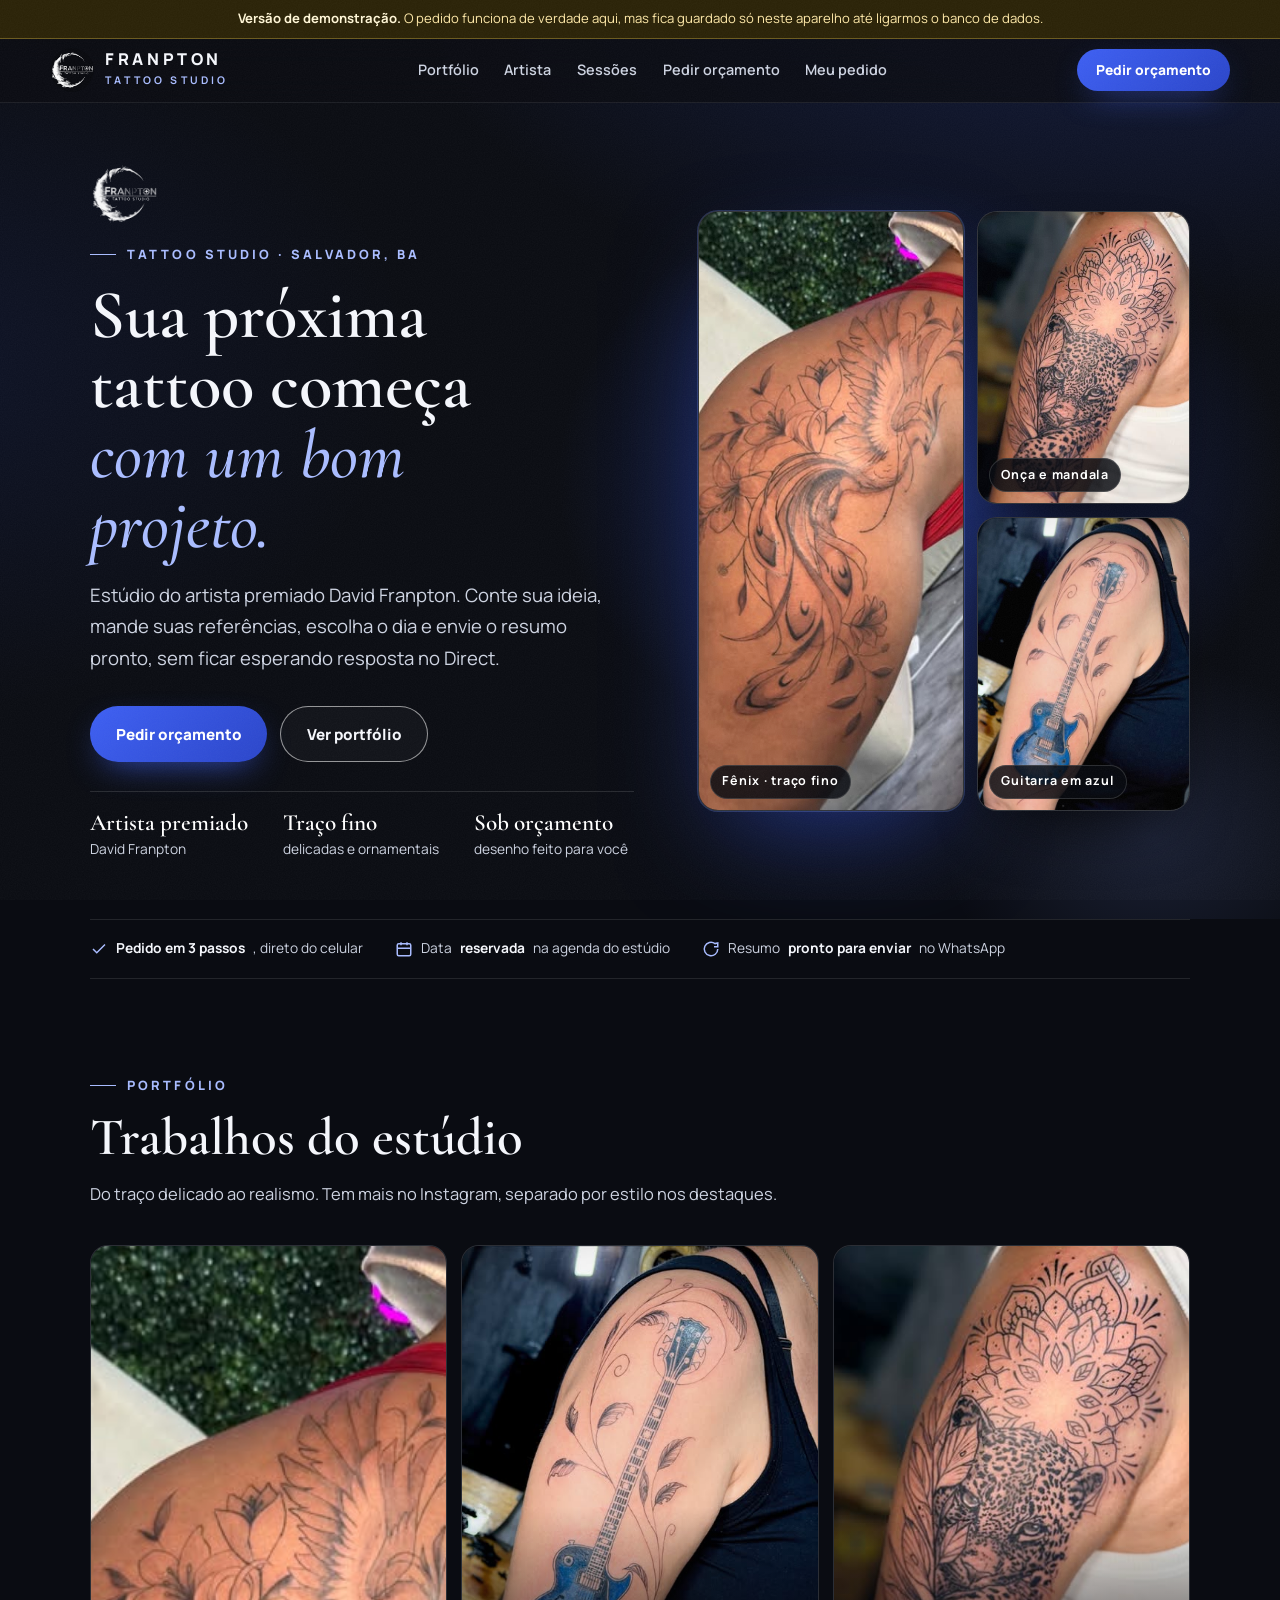
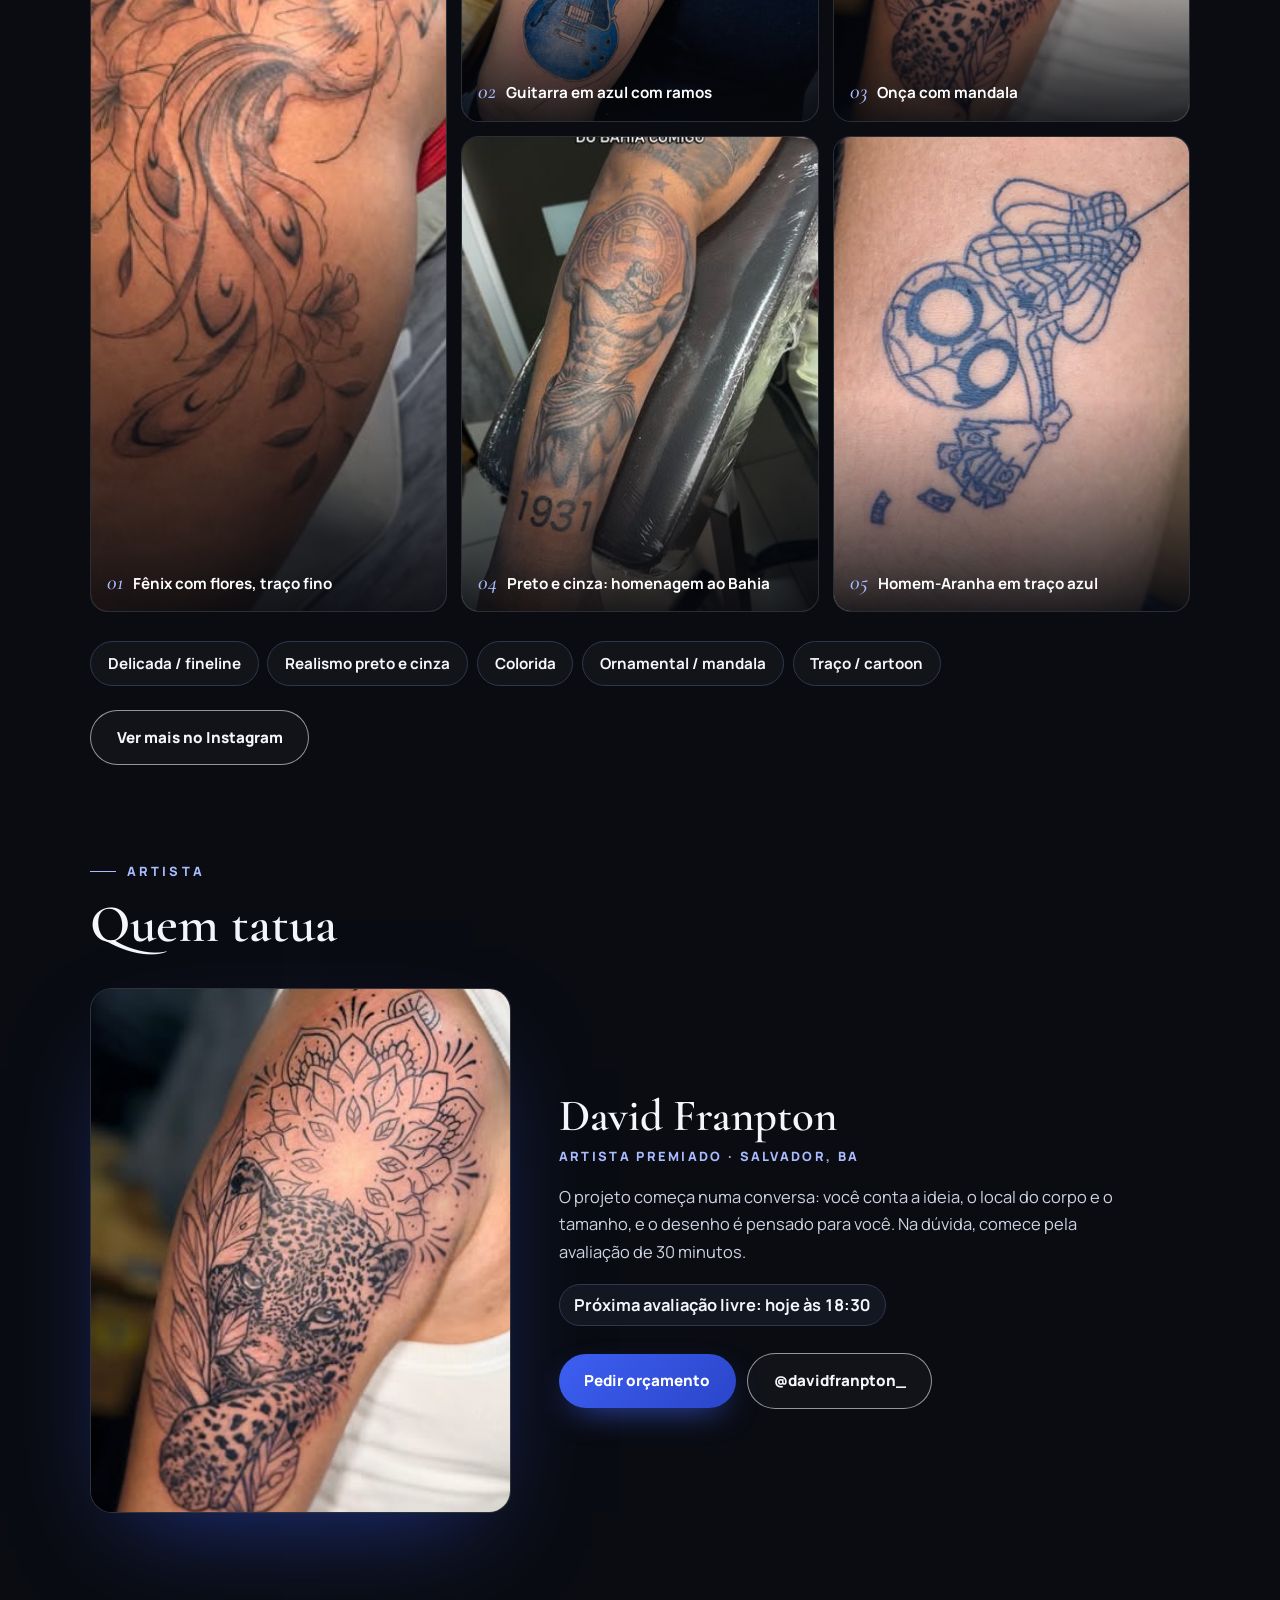
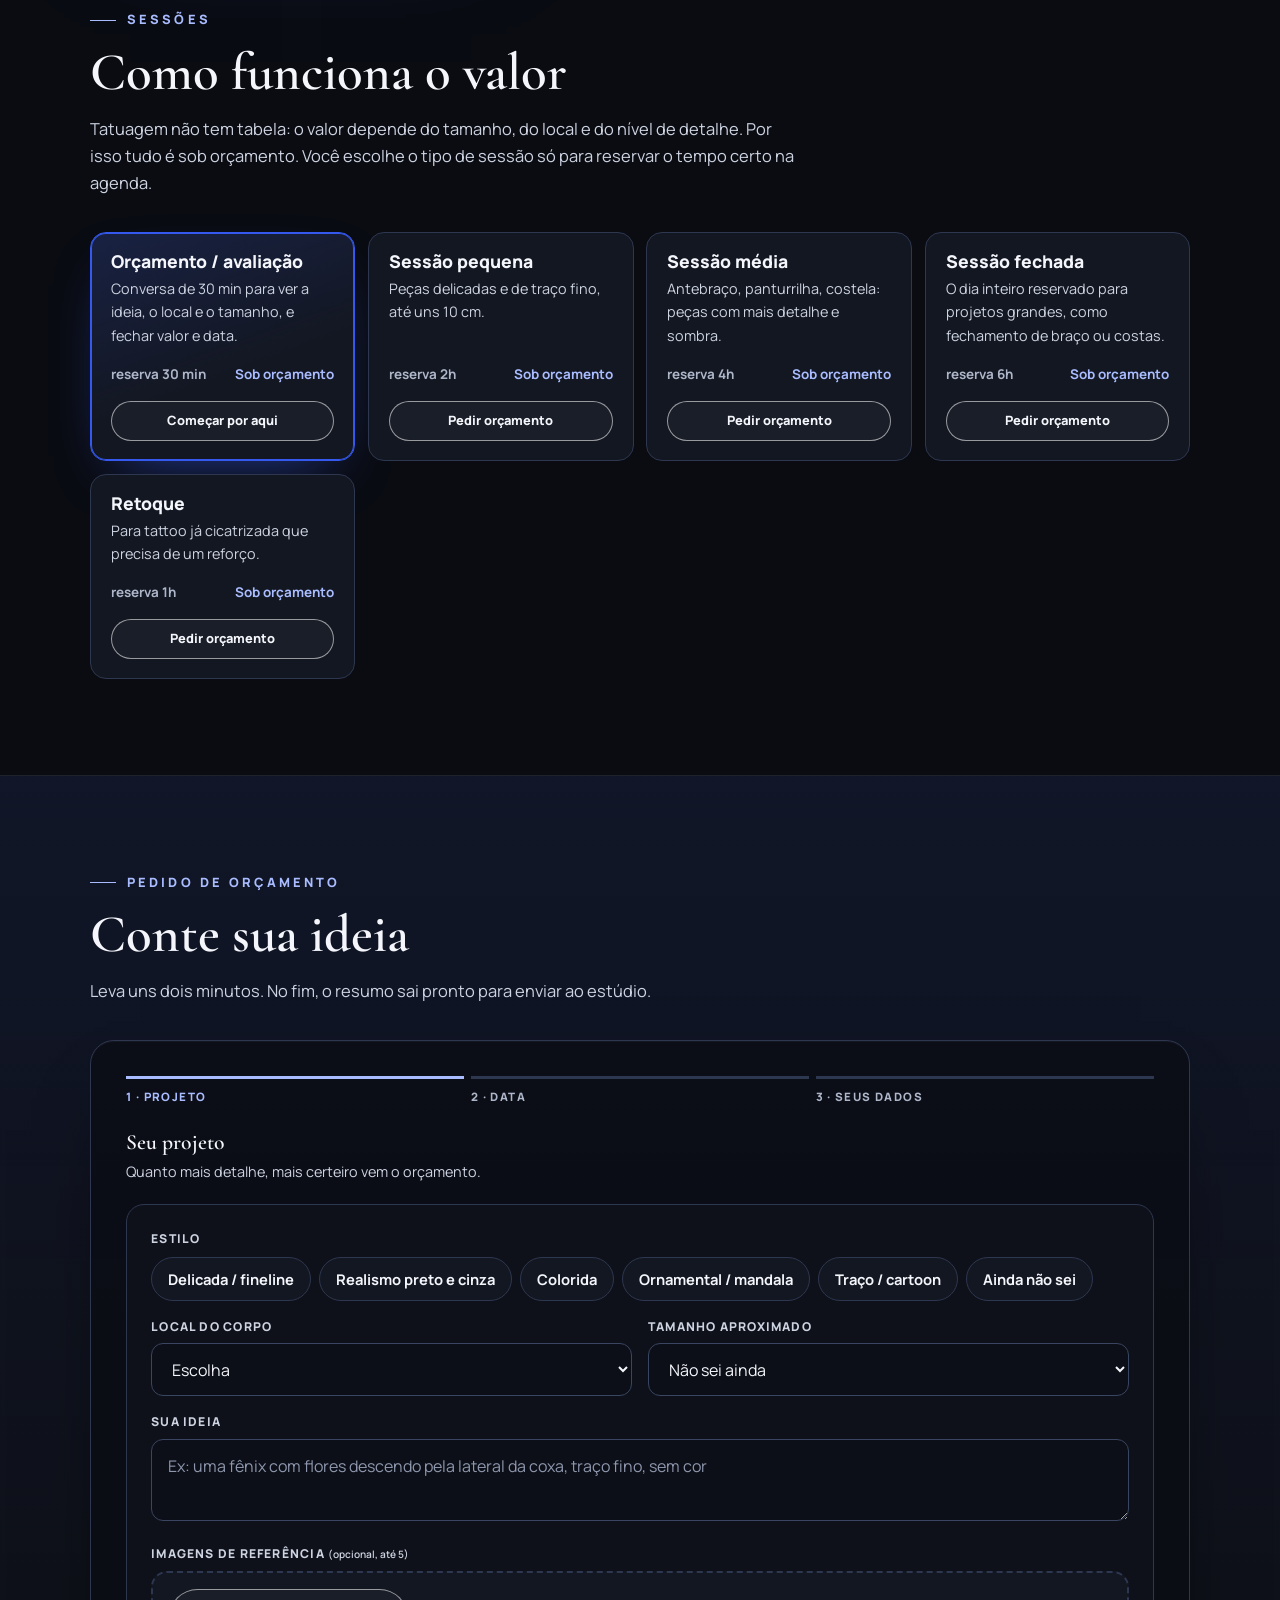
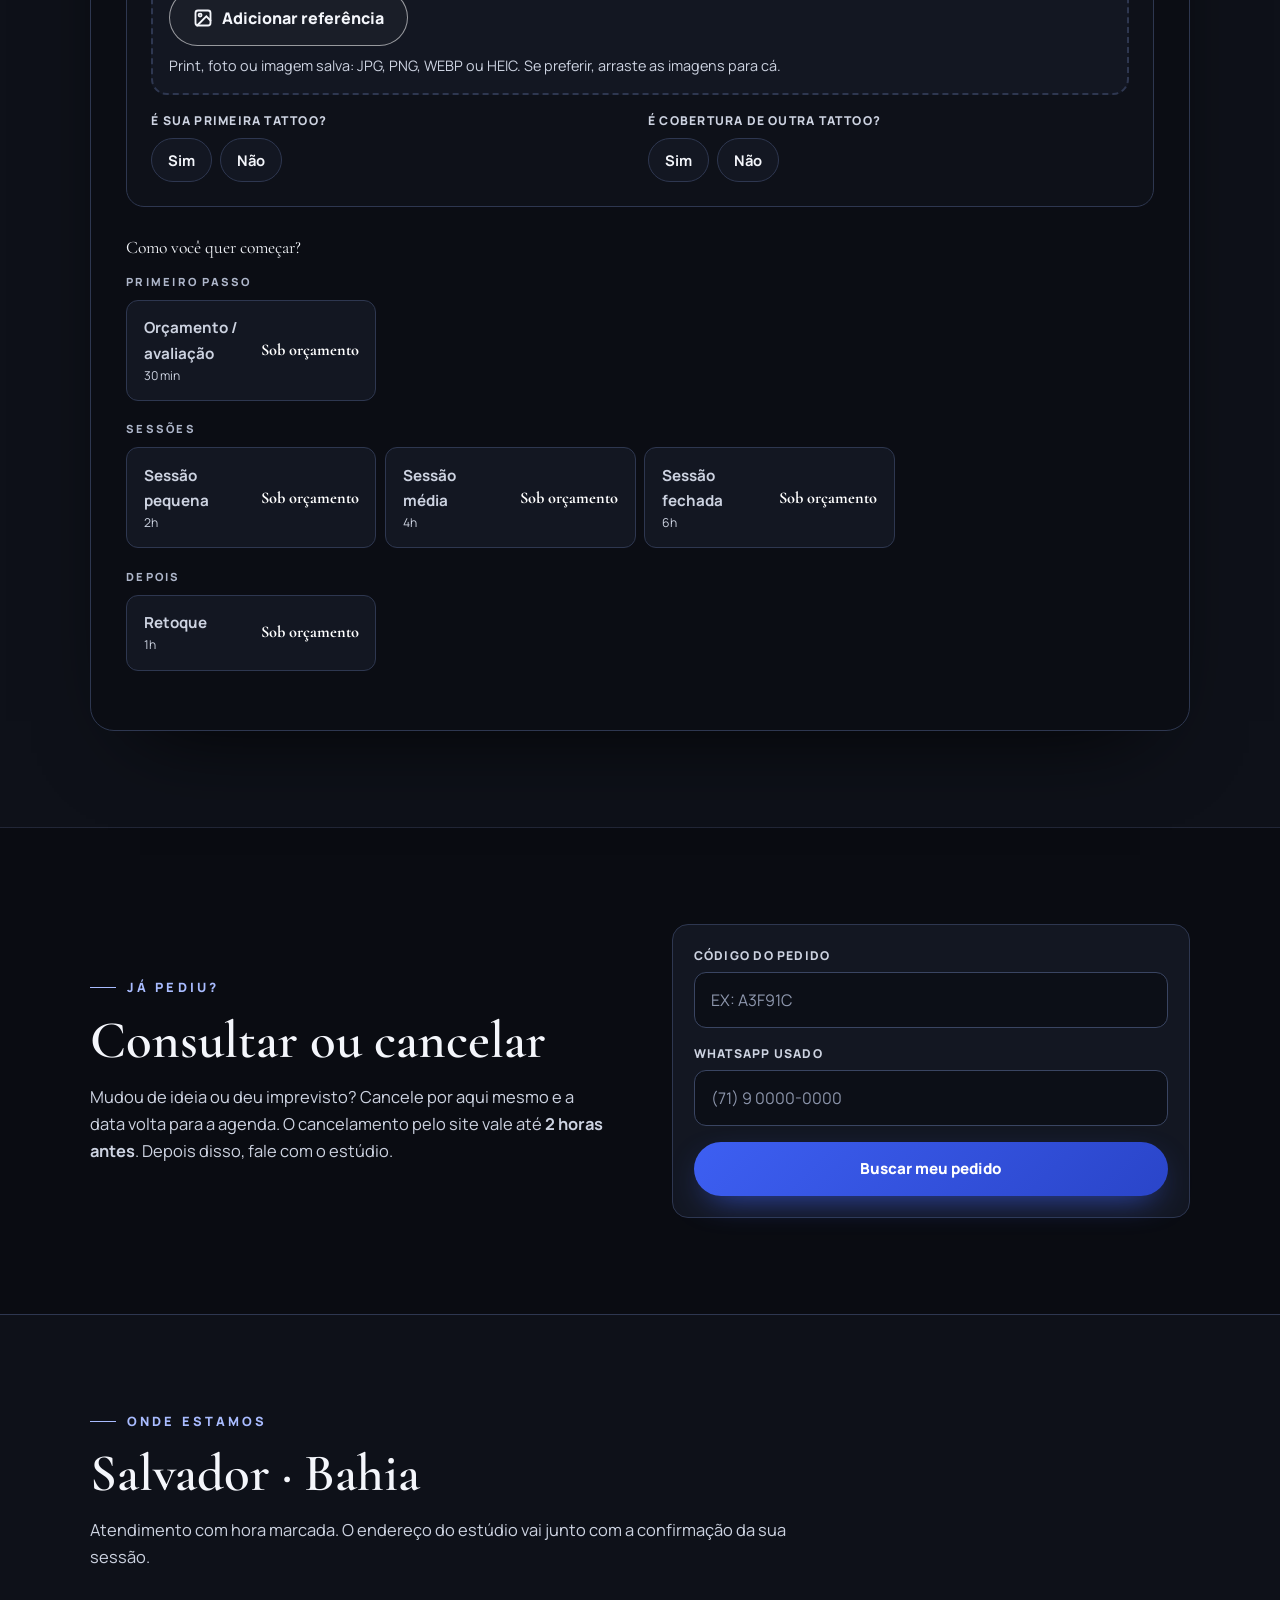
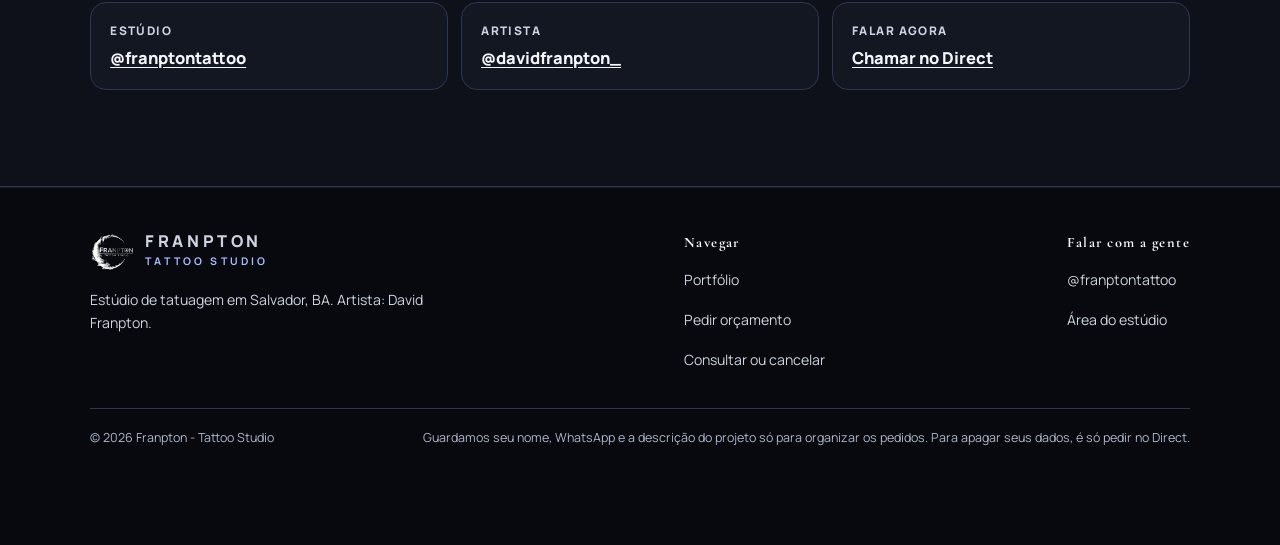
<file: index.html>
<!DOCTYPE html>
<html lang="pt-BR">
<head>
<meta charset="UTF-8">
<meta name="viewport" content="width=device-width, initial-scale=1.0">
<title>Franpton - Tattoo Studio · Peça seu orçamento em Salvador</title>
<meta name="description" content="Estúdio de tatuagem em Salvador, BA, do artista premiado David Franpton. Veja o portfólio, conte sua ideia e reserve a data da sua sessão ou avaliação.">
<meta name="theme-color" content="#0A0C12">
<link rel="icon" href="fotos/perfil.jpg">

<meta property="og:type" content="website">
<meta property="og:title" content="Franpton - Tattoo Studio · Peça seu orçamento">
<meta property="og:description" content="Conte sua ideia, escolha o dia e receba o resumo pronto no WhatsApp.">
<meta property="og:image" content="fotos/post-1.jpg">
<meta property="og:locale" content="pt_BR">
<meta name="twitter:card" content="summary_large_image">

<link rel="preconnect" href="https://fonts.googleapis.com">
<link rel="preconnect" href="https://fonts.gstatic.com" crossorigin>
<link href="https://fonts.googleapis.com/css2?family=Cormorant+Garamond:ital,wght@0,500;0,600;0,700;1,500;1,600&family=Manrope:wght@400;500;600;700;800&display=swap" rel="stylesheet">
<link rel="stylesheet" href="assets/estilo.css?v=20260924114335">

<script type="application/ld+json">
{
  "@context":"https://schema.org",
  "@type":"TattooParlor",
  "name":"Franpton - Tattoo Studio",
  "image":"fotos/post-1.jpg",
  "address":{"@type":"PostalAddress","addressLocality":"Salvador","addressRegion":"BA","addressCountry":"BR"},
  "sameAs":["https://www.instagram.com/franptontattoo/","https://www.instagram.com/davidfranpton_/"]
}
</script>
</head>
<body>

<div id="faixa-demo" class="faixa-demo" hidden>
  <b>Versão de demonstração.</b> O pedido funciona de verdade aqui, mas fica guardado só neste aparelho até ligarmos o banco de dados.
</div>

<!-- ================= TOPO ================= -->
<header class="topo">
  <div class="wrap topo-in">
    <a class="marca" href="#" aria-label="Franpton - Tattoo Studio, início">
      <img src="fotos/perfil.jpg" alt="" width="44" height="44">
      <span><b>FRANPTON</b><small>Tattoo Studio</small></span>
    </a>
    <nav class="menu">
      <a href="#portfolio">Portfólio</a>
      <a href="#artista">Artista</a>
      <a href="#sessoes">Sessões</a>
      <a href="#agendar">Pedir orçamento</a>
      <a href="#meu-horario">Meu pedido</a>
    </nav>
    <a class="btn btn-prata" href="#agendar">Pedir orçamento</a>
  </div>
</header>

<!-- ================= CAPA: portfólio na frente ================= -->
<section class="capa capa-tattoo">
  <div class="capa-brilho" aria-hidden="true"></div>
  <div class="wrap capa-in">
    <div class="capa-txt">
      <img class="capa-logo" src="fotos/perfil.jpg" alt="" width="92" height="92">
      <p class="olho">Tattoo Studio · Salvador, BA</p>
      <h1>Sua próxima tattoo começa <span class="prata-texto">com um bom projeto.</span></h1>
      <p class="lead">
        Estúdio do artista premiado David Franpton. Conte sua ideia, mande suas referências,
        escolha o dia e envie o resumo pronto, sem ficar esperando resposta no Direct.
      </p>
      <div class="capa-ctas">
        <a class="btn btn-prata" href="#agendar">Pedir orçamento</a>
        <a class="btn btn-linha" href="#portfolio">Ver portfólio</a>
      </div>
      <ul class="capa-fatos">
        <li><b>Artista premiado</b><span>David Franpton</span></li>
        <li><b>Traço fino</b><span>delicadas e ornamentais</span></li>
        <li><b>Sob orçamento</b><span>desenho feito para você</span></li>
      </ul>
    </div>

    <div class="mosaico" aria-label="Trabalhos do estúdio">
      <figure><img src="fotos/post-1.jpg" alt="Fênix com flores em traço fino na lateral da coxa."><figcaption>Fênix · traço fino</figcaption></figure>
      <figure><img src="fotos/post-4.jpg" style="object-position:50% 40%" alt="Onça com mandala ornamental no braço."><figcaption>Onça e mandala</figcaption></figure>
      <figure><img src="fotos/post-2.jpg" style="object-position:50% 45%" alt="Guitarra azul com ramos em traço fino no braço."><figcaption>Guitarra em azul</figcaption></figure>
    </div>
  </div>
</section>

<div class="wrap">
  <div class="selos">
    <span><svg width="18" height="18" viewBox="0 0 24 24" fill="none" stroke="currentColor" stroke-width="2"><path d="M20 6 9 17l-5-5"/></svg><b>Pedido em 3 passos</b>, direto do celular</span>
    <span><svg width="18" height="18" viewBox="0 0 24 24" fill="none" stroke="currentColor" stroke-width="2"><rect x="3" y="5" width="18" height="16" rx="2"/><path d="M8 3v4M16 3v4M3 11h18"/></svg>Data <b>reservada</b> na agenda do estúdio</span>
    <span><svg width="18" height="18" viewBox="0 0 24 24" fill="none" stroke="currentColor" stroke-width="2"><path d="M21 12a9 9 0 1 1-3.6-7.2L21 4v5h-5"/></svg>Resumo <b>pronto para enviar</b> no WhatsApp</span>
  </div>
</div>

<!-- ================= PORTFÓLIO ================= -->
<section class="secao" id="portfolio">
  <div class="wrap">
    <p class="olho">Portfólio</p>
    <h2>Trabalhos do estúdio</h2>
    <p class="sub">Do traço delicado ao realismo. Tem mais no Instagram, separado por estilo nos destaques.</p>
    <div class="portfolio">
      <figure class="grande"><img src="fotos/post-1.jpg" loading="lazy" alt="Fênix com flores em traço fino na lateral da coxa."><figcaption><i>01</i>Fênix com flores, traço fino</figcaption></figure>
      <figure><img src="fotos/post-2.jpg" loading="lazy" alt="Guitarra azul com ramos em traço fino no braço."><figcaption><i>02</i>Guitarra em azul com ramos</figcaption></figure>
      <figure><img src="fotos/post-4.jpg" loading="lazy" alt="Onça com mandala ornamental no braço."><figcaption><i>03</i>Onça com mandala</figcaption></figure>
      <figure><img src="fotos/post-3.jpg" loading="lazy" style="object-position:50% 70%" alt="Tatuagem em preto e cinza em homenagem ao Esporte Clube Bahia no antebraço."><figcaption><i>04</i>Preto e cinza: homenagem ao Bahia</figcaption></figure>
      <figure><img src="fotos/post-5.jpg" loading="lazy" alt="Homem-Aranha em traço azul."><figcaption><i>05</i>Homem-Aranha em traço azul</figcaption></figure>
    </div>
    <div class="estilos" id="lista-estilos"></div>
    <div class="acoes">
      <a class="btn btn-linha" href="https://www.instagram.com/franptontattoo/" target="_blank" rel="noopener">Ver mais no Instagram</a>
    </div>
  </div>
</section>

<!-- ================= ARTISTA ================= -->
<section class="secao" id="artista" style="padding-top:0">
  <div class="wrap">
    <p class="olho">Artista</p>
    <h2>Quem tatua</h2>
    <div class="artista">
      <figure class="artista-foto"><img src="fotos/post-4.jpg" loading="lazy" style="object-position:50% 45%" alt="Trabalho de David Franpton: onça com mandala."></figure>
      <div>
        <h3>David Franpton</h3>
        <p class="cargo">Artista premiado · Salvador, BA</p>
        <p>
          O projeto começa numa conversa: você conta a ideia, o local do corpo e o tamanho,
          e o desenho é pensado para você. Na dúvida, comece pela avaliação de 30 minutos.
        </p>
        <span class="livre" id="livre-avaliacao">Vendo a agenda…</span>
        <div class="acoes">
          <a class="btn btn-prata" href="#agendar">Pedir orçamento</a>
          <a class="btn btn-linha" href="https://www.instagram.com/davidfranpton_/" target="_blank" rel="noopener">@davidfranpton_</a>
        </div>
      </div>
    </div>
  </div>
</section>

<!-- ================= SESSÕES ================= -->
<section class="secao" id="sessoes" style="padding-top:0">
  <div class="wrap">
    <p class="olho">Sessões</p>
    <h2>Como funciona o valor</h2>
    <p class="sub">
      Tatuagem não tem tabela: o valor depende do tamanho, do local e do nível de detalhe.
      Por isso tudo é sob orçamento. Você escolhe o tipo de sessão só para reservar o tempo certo na agenda.
    </p>
    <div class="tipos" id="tipos"><div class="carregando">Carregando…</div></div>
  </div>
</section>

<!-- ================= PEDIDO ================= -->
<section class="secao agendar" id="agendar">
  <div class="wrap">
    <p class="olho">Pedido de orçamento</p>
    <h2>Conte sua ideia</h2>
    <p class="sub">Leva uns dois minutos. No fim, o resumo sai pronto para enviar ao estúdio.</p>

    <div class="painel" id="agendar-app">

      <div class="passos" id="passos">
        <div class="passo" data-estado="atual">1 · Artista</div>
        <div class="passo" data-estado="aberto">2 · Projeto</div>
        <div class="passo" data-estado="aberto">3 · Data</div>
        <div class="passo" data-estado="aberto">4 · Seus dados</div>
      </div>

      <div class="escolhas" id="escolhas" hidden></div>

      <!-- 1 (some sozinha: o estúdio tem um artista) -->
      <div class="etapa" data-etapa="1" data-ativa>
        <h3>Com quem você quer tatuar?</h3>
        <div class="lista-barbeiros" id="lista-barbeiros"></div>
      </div>

      <!-- 2 -->
      <div class="etapa" data-etapa="2">
        <h3>Seu projeto</h3>
        <p class="dica">Quanto mais detalhe, mais certeiro vem o orçamento.</p>

        <div class="projeto" id="projeto">
          <div class="campos">
            <div id="pj-estilo-box">
              <span class="rotulo-campo">Estilo</span>
              <div class="chips" id="pj-estilo" role="group" aria-label="Estilo"></div>
            </div>
            <div class="campos-2">
              <div class="campo">
                <label for="pj-local">Local do corpo</label>
                <select id="pj-local">
                  <option value="">Escolha</option>
                  <option>Antebraço</option><option>Braço</option><option>Ombro</option>
                  <option>Mão / dedos</option><option>Costas</option><option>Costela</option>
                  <option>Peito</option><option>Barriga</option><option>Coxa</option>
                  <option>Perna / panturrilha</option><option>Pé / tornozelo</option>
                  <option>Pescoço / nuca</option><option>Outro</option>
                </select>
              </div>
              <div class="campo">
                <label for="pj-tamanho">Tamanho aproximado</label>
                <select id="pj-tamanho">
                  <option value="">Não sei ainda</option>
                  <option>Até 5 cm</option><option>5 a 10 cm</option><option>10 a 20 cm</option>
                  <option>Mais de 20 cm</option><option>Fechamento (braço, perna ou costas)</option>
                </select>
              </div>
            </div>
            <div class="campo">
              <label for="pj-ideia">Sua ideia</label>
              <textarea id="pj-ideia" maxlength="600" placeholder="Ex: uma fênix com flores descendo pela lateral da coxa, traço fino, sem cor"></textarea>
            </div>
            <div class="campos-2">
              <div>
                <span class="rotulo-campo">É sua primeira tattoo?</span>
                <div class="chips" data-grupo="primeira" data-rotulo="Primeira tattoo"><button type="button" class="chip" aria-pressed="false">Sim</button><button type="button" class="chip" aria-pressed="false">Não</button></div>
              </div>
              <div>
                <span class="rotulo-campo">É cobertura de outra tattoo?</span>
                <div class="chips" data-grupo="cobertura" data-rotulo="Cobertura"><button type="button" class="chip" aria-pressed="false">Sim</button><button type="button" class="chip" aria-pressed="false">Não</button></div>
              </div>
            </div>
          </div>
        </div>

        <p class="passo-titulo">Como você quer começar?</p>
        <div id="msg-projeto"></div>
        <div id="lista-servicos"></div>
        <div class="acoes"><button class="voltar" type="button" data-voltar="1">← Trocar o artista</button></div>
      </div>

      <!-- 3 -->
      <div class="etapa" data-etapa="3">
        <h3>Escolha o dia preferido</h3>
        <p class="dica">O horário marca o começo da sessão. O estúdio confirma tudo com você pelo WhatsApp.</p>
        <div class="fita" id="fita-dias"></div>
        <p class="titulo-dia" id="titulo-dia"></p>
        <div id="caixa-horas"></div>
        <div class="acoes"><button class="voltar" type="button" data-voltar="2">← Voltar ao projeto</button></div>
      </div>

      <!-- 4 -->
      <div class="etapa" data-etapa="4">
        <h3>Quase lá</h3>
        <p class="dica">Só falta saber com quem o estúdio vai falar.</p>
        <div class="resumo" id="resumo"></div>
        <form id="form-cliente" novalidate>
          <div class="campos">
            <div class="campo">
              <label for="cli-nome">Seu nome</label>
              <input id="cli-nome" name="nome" type="text" autocomplete="name" placeholder="Como te chamam" required>
            </div>
            <div class="campo">
              <label for="cli-tel">WhatsApp</label>
              <input id="cli-tel" name="tel" type="tel" inputmode="numeric" autocomplete="tel" placeholder="(71) 9 0000-0000" required>
              <p class="ajuda">Para o estúdio falar com você sobre o orçamento. Não vai para lista de propaganda.</p>
            </div>
            <div class="campo">
              <label for="cli-obs">Referência <span style="text-transform:none;letter-spacing:0;font-weight:500">(opcional)</span></label>
              <textarea id="cli-obs" name="obs" maxlength="240" placeholder="Algo mais que o artista precisa saber (as imagens de referência vão no passo do projeto)"></textarea>
            </div>
          </div>
          <div id="msg-form"></div>
          <div class="acoes">
            <button class="btn btn-prata" id="btn-confirmar" type="submit">Enviar pedido</button>
            <button class="voltar" type="button" data-voltar="3">← Trocar o dia</button>
          </div>
        </form>
      </div>

      <!-- 5 -->
      <div class="etapa" data-etapa="5">
        <div class="sucesso">
          <div class="selo-ok" aria-hidden="true">
            <svg width="30" height="30" viewBox="0 0 24 24" fill="none" stroke="currentColor" stroke-width="3" stroke-linecap="round" stroke-linejoin="round"><path d="M20 6 9 17l-5-5"/></svg>
          </div>
          <h3>Pedido enviado</h3>
          <p class="com">com <span id="ok-barbeiro"></span></p>
          <p class="dica" id="ok-linha" style="color:var(--cinza);margin:.4rem 0 1rem"></p>
          <p style="font-size:.76rem;letter-spacing:.16em;text-transform:uppercase;color:var(--cinza);font-weight:800">Seu código</p>
          <div class="codigo" id="ok-codigo"></div>
          <p style="max-width:34rem;margin:0 auto 1.4rem;color:var(--cinza);font-size:.95rem">
            A data fica reservada. Agora mande o resumo para o estúdio: o valor é combinado
            com o artista antes da sessão. Com esse código você consulta ou cancela até 2 horas antes.
          </p>
          <div class="acoes" style="justify-content:center">
            <a class="btn btn-zap" id="ok-zap" target="_blank" rel="noopener">Mandar resumo no WhatsApp</a>
            <button class="btn btn-linha" id="ok-copiar" type="button">Copiar resumo</button>
            <a class="btn btn-linha" id="ok-ics">Salvar no calendário</a>
            <button class="btn btn-linha" id="btn-novo" type="button">Fazer outro pedido</button>
          </div>
          <p class="copiado" id="ok-copiado" aria-live="polite"></p>
        </div>
      </div>

    </div>
  </div>
</section>

<!-- ================= MEU PEDIDO ================= -->
<section class="secao" id="meu-horario">
  <div class="wrap dupla">
    <div>
      <p class="olho">Já pediu?</p>
      <h2>Consultar ou cancelar</h2>
      <p class="sub">
        Mudou de ideia ou deu imprevisto? Cancele por aqui mesmo e a data volta para a agenda.
        O cancelamento pelo site vale até <b>2 horas antes</b>. Depois disso, fale com o estúdio.
      </p>
    </div>
    <div class="cartao">
      <form id="form-consulta">
        <div class="campos">
          <div class="campo">
            <label for="con-codigo">Código do pedido</label>
            <input id="con-codigo" type="text" placeholder="Ex: A3F91C" style="text-transform:uppercase" required>
          </div>
          <div class="campo">
            <label for="con-tel">WhatsApp usado</label>
            <input id="con-tel" type="tel" inputmode="numeric" placeholder="(71) 9 0000-0000" required>
          </div>
          <button class="btn btn-prata btn-bloco" type="submit">Buscar meu pedido</button>
        </div>
      </form>
      <div id="saida-consulta"></div>
    </div>
  </div>
</section>

<!-- ================= CONTATO ================= -->
<section class="secao" id="local" style="background:var(--carvao);border-block:1px solid var(--borda)">
  <div class="wrap">
    <p class="olho">Onde estamos</p>
    <h2>Salvador · Bahia</h2>
    <p class="sub">Atendimento com hora marcada. O endereço do estúdio vai junto com a confirmação da sua sessão.</p>
    <div class="contatos">
      <div class="contato"><b class="rot">Estúdio</b><a href="https://www.instagram.com/franptontattoo/" target="_blank" rel="noopener">@franptontattoo</a></div>
      <div class="contato"><b class="rot">Artista</b><a href="https://www.instagram.com/davidfranpton_/" target="_blank" rel="noopener">@davidfranpton_</a></div>
      <div class="contato"><b class="rot">Falar agora</b><a id="link-contato" href="https://ig.me/m/franptontattoo" target="_blank" rel="noopener">Chamar no Direct</a></div>
    </div>
  </div>
</section>

<!-- ================= RODAPÉ ================= -->
<footer class="rodape">
  <div class="wrap">
    <div class="rodape-in">
      <div style="max-width:22rem">
        <a class="marca" href="#" style="margin-bottom:.9rem">
          <img src="fotos/perfil.jpg" alt="" width="44" height="44">
          <span><b>FRANPTON</b><small>Tattoo Studio</small></span>
        </a>
        <p>Estúdio de tatuagem em Salvador, BA. Artista: David Franpton.</p>
      </div>
      <div>
        <b class="rodape-titulo">Navegar</b>
        <ul class="rodape-links">
          <li><a href="#portfolio">Portfólio</a></li>
          <li><a href="#agendar">Pedir orçamento</a></li>
          <li><a href="#meu-horario">Consultar ou cancelar</a></li>
        </ul>
      </div>
      <div>
        <b class="rodape-titulo">Falar com a gente</b>
        <ul class="rodape-links">
          <li><a href="https://www.instagram.com/franptontattoo/" target="_blank" rel="noopener">@franptontattoo</a></li>
          <li><a href="admin.html">Área do estúdio</a></li>
        </ul>
      </div>
    </div>
    <div class="creditos">
      <span>© <span id="ano"></span> Franpton - Tattoo Studio</span>
      <span>Guardamos seu nome, WhatsApp e a descrição do projeto só para organizar os pedidos. Para apagar seus dados, é só pedir no Direct.</span>
    </div>
  </div>
</footer>

<a class="flutua" href="#agendar">
  <svg width="18" height="18" viewBox="0 0 24 24" fill="none" stroke="currentColor" stroke-width="2"><path d="M12 20h9M16.5 3.5a2.1 2.1 0 0 1 3 3L7 19l-4 1 1-4Z"/></svg>
  Pedir orçamento
</a>

<script src="assets/config.js?v=20260924114335"></script>
<script src="assets/tattoo.js?v=20260924114335"></script>
<script src="assets/agenda.js?v=20260924114335"></script>
</body>
</html>
</file>
<file: assets/estilo.css>
/* =====================================================================
   Franpton - Tattoo Studio — folha de estilo (tema noite)
   Marca: tinta preta aquarelada + azul-cobalto dos trabalhos coloridos.
   Fundo azul-noite profundo com grão sutil e brilho de cobalto, para o
   traço fino do portfólio acender sobre o escuro. Texto claro com
   contraste AA folgado (o menor par, cinza-fraco sobre cartão, passa de 8:1).
   ===================================================================== */

:root{
  --fundo:      #0A0C12;
  --grafite:    #131722;
  --carvao:     #0E1119;
  --chumbo:     #1C2231;
  --borda:      #2E3750;

  --prata:       #A9BCFF;
  --prata-clara: #FFFFFF;
  --prata-fundo: #4A5A82;
  --prata-gradiente: linear-gradient(135deg,#3D5FF2 0%,#2A45C9 100%);

  --tinta:       #3558EE;
  --tinta-contra:#FFFFFF;
  --anel:        rgba(120,150,255,.4);
  --legenda:     rgba(8,10,16,.84);
  --legenda-txt: #FFFFFF;

  --creme:      #F4F6FB;
  --cinza:      #CDD3E1;
  --cinza-fraco:#AEB6CA;
  --verde-zap:  #25D366;
  --vermelho:   #FF8A80;

  --display: 'Cormorant Garamond', 'Cormorant', Georgia, serif;
  --corpo:   'Manrope', system-ui, sans-serif;

  --raio:  16px;
  --larg:  1180px;
}

*{margin:0;padding:0;box-sizing:border-box}
[hidden]{display:none !important}
html{scroll-behavior:smooth;scroll-padding-top:80px}
body{
  font-family:var(--corpo);
  background:var(--fundo);
  color:var(--creme);
  line-height:1.65;
  overflow-x:clip;
  -webkit-font-smoothing:antialiased;
}
img{display:block;max-width:100%}
a{color:inherit;text-decoration:none}
button{font:inherit;color:inherit;background:none;border:none;cursor:pointer}
:focus-visible{outline:2px solid var(--prata);outline-offset:3px;border-radius:6px}

.wrap{max-width:var(--larg);margin:0 auto;padding:0 clamp(1rem,4vw,2.5rem)}
.secao{padding:clamp(3.5rem,8vw,6rem) 0}

h1,h2,h3,.display{font-family:var(--display);font-weight:700;line-height:1.1;letter-spacing:.02em}
h2{font-size:clamp(1.9rem,4.4vw,2.9rem)}
h3{font-size:1.1rem;letter-spacing:.04em}

.olho{
  font-size:.76rem;font-weight:800;letter-spacing:.24em;text-transform:uppercase;color:var(--prata);
  display:flex;align-items:center;gap:.7rem;margin-bottom:.9rem;
}
.olho::before{content:"";width:26px;height:1px;background:var(--prata);flex:none}
.sub{color:var(--cinza);max-width:44rem;margin-top:.9rem}
.prata-texto{
  background:var(--prata-gradiente);-webkit-background-clip:text;background-clip:text;
  -webkit-text-fill-color:transparent;color:var(--prata);
}

/* ---------- botões ---------- */
.btn{
  display:inline-flex;align-items:center;justify-content:center;gap:.55rem;
  padding:.9rem 1.6rem;border-radius:100px;font-weight:800;font-size:.95rem;min-height:48px;
  transition:transform .15s ease, box-shadow .15s ease, background .15s ease, border-color .15s;
  text-align:center;
}
.btn:active{transform:translateY(1px)}
.btn-prata{background:var(--prata-gradiente);color:#111113;box-shadow:0 8px 26px -12px var(--prata)}
.btn-prata:hover{box-shadow:0 12px 32px -8px var(--prata)}
.btn-linha{border:1px solid var(--borda);color:var(--creme);background:rgba(255,255,255,.02)}
.btn-linha:hover{border-color:var(--prata);color:var(--prata-clara)}
.btn-zap{background:var(--verde-zap);color:#05301A}
.btn-bloco{width:100%}
.btn:disabled{opacity:.45;cursor:not-allowed;transform:none}

/* ---------- topo ---------- */
.topo{
  position:sticky;top:0;z-index:60;
  background:rgba(10,10,11,.86);backdrop-filter:blur(14px);-webkit-backdrop-filter:blur(14px);
  border-bottom:1px solid var(--borda);
}
.topo-in{display:flex;align-items:center;justify-content:space-between;gap:1rem;padding:.6rem 0}
.marca{display:flex;align-items:center;gap:.7rem}
.marca img{width:44px;height:44px;flex:none;border-radius:10px;object-fit:cover;border:1px solid var(--prata-fundo)}
.marca b{font-family:var(--display);font-size:1.12rem;letter-spacing:.12em;line-height:1;display:block}
.marca small{display:block;font-size:.66rem;letter-spacing:.3em;color:var(--prata);text-transform:uppercase;font-weight:700;margin-top:.25rem}
.menu{display:flex;align-items:center;gap:1.6rem}
.menu a{font-size:.9rem;font-weight:600;color:var(--cinza)}
.menu a:hover{color:var(--prata-clara)}
.topo .btn{padding:.6rem 1.2rem;font-size:.86rem;min-height:42px}
@media(max-width:900px){ .menu{display:none} }

/* ---------- capa ---------- */
.capa{position:relative;min-height:min(92vh,800px);display:flex;align-items:center;isolation:isolate;overflow:hidden}
.capa-foto{position:absolute;inset:0;z-index:-2;background:var(--grafite) center 38%/cover no-repeat}
.capa::after{
  content:"";position:absolute;inset:0;z-index:-1;
  background:
    radial-gradient(70% 60% at 12% 35%, rgba(214,218,226,.16), transparent 70%),
    linear-gradient(100deg, rgba(10,10,11,.97) 0%, rgba(10,10,11,.9) 42%, rgba(10,10,11,.45) 100%);
}
.capa-in{padding-block:clamp(3rem,7vw,5rem);width:100%;display:grid;grid-template-columns:1.15fr .85fr;gap:clamp(2rem,5vw,4rem);align-items:center}
.capa-foto{filter:blur(18px) saturate(.8);transform:scale(1.1)}
.capa-quadro{margin:0;border-radius:24px;overflow:hidden;border:1px solid var(--prata-fundo);aspect-ratio:4/5;box-shadow:0 40px 90px -40px #000,0 0 0 8px rgba(214,218,226,.06)}
.capa-quadro img{width:100%;height:100%;object-fit:cover;object-position:50% 45%}
.capa .selo-novo{
  display:inline-flex;align-items:center;gap:.5rem;border:1px solid var(--prata-fundo);
  background:rgba(214,218,226,.08);color:var(--prata-clara);border-radius:100px;
  padding:.35rem .9rem;font-size:.8rem;font-weight:700;letter-spacing:.04em;margin-bottom:1.2rem;
}
.capa h1{font-size:clamp(2.4rem,6.6vw,4.4rem);max-width:15ch}
.capa p.lead{font-size:clamp(1rem,2vw,1.16rem);color:#D6D8DD;max-width:36rem;margin:1.2rem 0 2rem}
.capa-ctas{display:flex;flex-wrap:wrap;gap:.8rem}
.capa-rostos{display:flex;align-items:center;gap:.8rem;margin-top:2.2rem;font-size:.86rem;color:var(--cinza)}
.capa-rostos .pilha{display:flex}
.capa-rostos .pilha img{width:42px;height:42px;border-radius:50%;object-fit:cover;object-position:50% 20%;border:2px solid var(--fundo);margin-left:-10px}
.capa-rostos .pilha img:first-child{margin-left:0}
.capa-rostos b{color:var(--creme)}
@media(max-width:700px){
  .capa::after{background:linear-gradient(180deg, rgba(10,10,11,.55) 0%, rgba(10,10,11,.92) 45%, rgba(10,10,11,.98) 100%)}
  .capa{min-height:auto}
}

@media(max-width:900px){
  .capa-in{grid-template-columns:1fr}
  .capa-quadro{order:-1;aspect-ratio:4/3;max-height:52vh}
}
.selos{display:flex;flex-wrap:wrap;gap:1.2rem 2rem;border-top:1px solid var(--borda);border-bottom:1px solid var(--borda);padding:1.1rem 0;font-size:.86rem;color:var(--cinza)}
.selos span{display:flex;align-items:center;gap:.5rem}
.selos svg{color:var(--prata);flex:none}
.selos b{color:var(--creme);font-weight:700}

/* ---------- equipe ---------- */
.equipe{display:grid;grid-template-columns:repeat(3,1fr);gap:1.1rem;margin-top:2.4rem}
@media(max-width:900px){ .equipe{grid-template-columns:1fr 1fr} }
@media(max-width:560px){ .equipe{grid-template-columns:1fr} }
.membro{
  position:relative;border-radius:20px;overflow:hidden;border:1px solid var(--borda);background:var(--carvao);
  aspect-ratio:4/5;isolation:isolate;
}
.membro img{position:absolute;inset:0;width:100%;height:100%;object-fit:cover;object-position:50% 25%;z-index:-1;transition:transform .5s ease}
.membro:hover img{transform:scale(1.04)}
.membro::after{content:"";position:absolute;inset:0;z-index:-1;background:linear-gradient(180deg,transparent 45%,rgba(10,10,11,.96) 100%)}
.membro-info{position:absolute;left:0;right:0;bottom:0;padding:1.3rem}
.membro-info h3{font-size:1.7rem;letter-spacing:.06em}
.membro-info p{font-size:.8rem;letter-spacing:.2em;text-transform:uppercase;color:var(--prata);font-weight:700;margin:.2rem 0 1rem}
.membro-acoes{display:flex;gap:.5rem;flex-wrap:wrap}
.membro-acoes .btn{padding:.6rem 1.1rem;font-size:.84rem;min-height:44px}

/* ---------- serviços ---------- */
.cardapio-grupo + .cardapio-grupo{margin-top:2rem}
.cardapio-titulo{font-family:var(--display);font-size:1rem;letter-spacing:.14em;color:var(--prata);margin-bottom:.8rem;display:flex;align-items:center;gap:.8rem}
.cardapio-titulo::after{content:"";flex:1;height:1px;background:var(--borda)}
.grade-servicos{display:grid;grid-template-columns:repeat(auto-fill,minmax(270px,1fr));gap:.8rem}
.servico{
  background:var(--grafite);border:1px solid var(--borda);border-radius:var(--raio);
  padding:1.15rem 1.25rem;display:flex;align-items:center;gap:1rem;
  transition:border-color .2s ease, transform .2s ease;
}
.servico:hover{border-color:var(--prata-fundo);transform:translateY(-2px)}
.servico-txt{flex:1;min-width:0}
.servico h3{font-family:var(--corpo);font-size:1rem;font-weight:800;letter-spacing:0}
.servico p{font-size:.84rem;color:var(--cinza);margin-top:.15rem}
.servico .tempo{font-size:.76rem;color:var(--cinza-fraco);margin-top:.35rem;display:flex;align-items:center;gap:.35rem}
.servico-dir{text-align:right;flex:none}
.servico .preco{font-family:var(--display);font-size:1.3rem;color:var(--prata-clara);white-space:nowrap;line-height:1.1}
.servico .preco small{display:block;font-family:var(--corpo);font-size:.66rem;letter-spacing:.08em;color:var(--cinza-fraco);text-transform:uppercase}
.servico .marcar{font-size:.82rem;font-weight:800;color:var(--prata);min-height:40px;display:inline-flex;align-items:center}
.servico .marcar:hover{color:var(--prata-clara)}

/* ---------- agendamento ---------- */
.agendar{background:var(--grafite);border-block:1px solid var(--borda)}
.painel{
  background:var(--fundo);border:1px solid var(--borda);border-radius:24px;
  padding:clamp(1.1rem,3.5vw,2.2rem);margin-top:2.2rem;
  box-shadow:0 30px 80px -40px rgba(0,0,0,.8);
}
.passos{display:grid;grid-auto-flow:column;grid-auto-columns:1fr;gap:.4rem;margin-bottom:1.4rem}
.passo{
  padding:.5rem 0 .2rem;border-top:3px solid var(--borda);
  font-size:.72rem;letter-spacing:.12em;text-transform:uppercase;color:var(--cinza-fraco);font-weight:800;
  transition:color .2s, border-color .2s;
}
.passo[data-estado="atual"]{border-color:var(--prata);color:var(--prata)}
.passo[data-estado="feito"]{border-color:var(--prata-fundo);color:var(--cinza)}
@media(max-width:520px){ .passo{font-size:.7rem;letter-spacing:.02em} }

.escolhas{display:flex;flex-wrap:wrap;gap:.5rem;margin-bottom:1.4rem}
.escolha{
  display:flex;flex-direction:column;align-items:flex-start;text-align:left;
  padding:.45rem .85rem;border-radius:10px;border:1px solid var(--borda);background:var(--grafite);
  font-size:.88rem;font-weight:700;line-height:1.3;
}
.escolha small{font-size:.64rem;letter-spacing:.14em;text-transform:uppercase;color:var(--cinza-fraco);font-weight:800}
.escolha:hover{border-color:var(--prata-fundo)}
.escolha::after{content:"trocar";font-size:.68rem;color:var(--prata);font-weight:700}

.etapa{display:none}
.etapa[data-ativa]{display:block;animation:sobe .25s ease}
@keyframes sobe{from{opacity:0;transform:translateY(6px)}to{opacity:1;transform:none}}
.etapa > h3{font-size:1.35rem;margin-bottom:.3rem}
.etapa > .dica{font-size:.9rem;color:var(--cinza);margin-bottom:1.3rem}

/* escolha de artista (some quando só há um) */
.lista-barbeiros{display:grid;grid-template-columns:repeat(auto-fill,minmax(210px,1fr));gap:.7rem}
.barbeiro-opcao{
  display:flex;align-items:center;gap:.9rem;text-align:left;width:100%;
  padding:.8rem;border-radius:16px;border:1px solid var(--borda);background:var(--grafite);
  transition:border-color .15s, background .15s, transform .15s;
}
.barbeiro-opcao:hover{border-color:var(--prata-fundo);transform:translateY(-1px)}
.barbeiro-opcao[aria-pressed="true"]{border-color:var(--prata);background:rgba(214,218,226,.09)}
.barbeiro-foto{width:64px;height:64px;border-radius:14px;overflow:hidden;flex:none;background:var(--chumbo);display:grid;place-items:center;color:var(--prata)}
.barbeiro-foto img{width:100%;height:100%;object-fit:cover;object-position:50% 22%}
.barbeiro-txt strong{display:block;font-family:var(--display);font-size:1.15rem;letter-spacing:.04em}
.barbeiro-txt span{font-size:.78rem;color:var(--cinza)}
.barbeiro-opcao.qualquer{border-style:dashed}

/* escolha de serviço */
.grupo-servico{font-size:.7rem;letter-spacing:.2em;text-transform:uppercase;color:var(--cinza-fraco);font-weight:800;margin:1.2rem 0 .55rem}
.grupo-servico:first-child{margin-top:0}
.lista-escolha{display:grid;grid-template-columns:repeat(auto-fill,minmax(240px,1fr));gap:.55rem}
.opcao{
  text-align:left;width:100%;padding:.9rem 1.05rem;border-radius:12px;min-height:56px;
  border:1px solid var(--borda);background:var(--grafite);
  display:flex;justify-content:space-between;align-items:center;gap:1rem;
  transition:border-color .15s, background .15s;
}
.opcao:hover{border-color:var(--prata-fundo)}
.opcao[aria-pressed="true"]{border-color:var(--prata);background:rgba(214,218,226,.09)}
.opcao strong{display:block;font-weight:700;font-size:.95rem}
.opcao span{font-size:.76rem;color:var(--cinza)}
.opcao .val{font-family:var(--display);font-size:1.02rem;font-weight:700;color:var(--prata-clara);white-space:nowrap;text-align:right}

/* fita de dias */
.fita{display:flex;gap:.5rem;overflow-x:auto;padding-bottom:.7rem;scroll-snap-type:x proximity;margin-bottom:1rem}
.fita::-webkit-scrollbar{height:5px}
.fita::-webkit-scrollbar-thumb{background:var(--borda);border-radius:9px}
.dia{
  flex:none;width:70px;padding:.7rem .3rem;border-radius:14px;text-align:center;
  border:1px solid var(--borda);background:var(--grafite);scroll-snap-align:start;
  transition:border-color .15s, background .15s;
}
.dia:hover:not(:disabled){border-color:var(--prata-fundo)}
.dia[aria-pressed="true"]{border-color:var(--prata);background:var(--prata-gradiente);color:#111113}
.dia[aria-pressed="true"] .sem,.dia[aria-pressed="true"] .mes{color:#2A2B30}
.dia:disabled{opacity:.3;cursor:not-allowed}
.dia:disabled .num{text-decoration:line-through}
.dia .sem{display:block;font-size:.66rem;letter-spacing:.1em;text-transform:uppercase;color:var(--cinza);font-weight:800}
.dia .num{display:block;font-family:var(--display);font-weight:700;font-size:1.45rem;line-height:1.15}
.dia .mes{display:block;font-size:.64rem;color:var(--cinza-fraco);text-transform:uppercase;letter-spacing:.08em;font-weight:700}
.titulo-dia{font-size:.9rem;color:var(--cinza);margin-bottom:1rem}
.titulo-dia:first-letter{text-transform:uppercase}

/* grade de horários */
.blocos-hora + .blocos-hora{margin-top:1.3rem}
.turno{font-size:.7rem;letter-spacing:.16em;text-transform:uppercase;color:var(--cinza-fraco);font-weight:800;margin-bottom:.55rem}
.grade-horas{display:grid;grid-template-columns:repeat(auto-fill,minmax(78px,1fr));gap:.45rem}
.hora{
  padding:.7rem .3rem;border-radius:10px;border:1px solid var(--borda);min-height:46px;
  background:var(--grafite);font-weight:800;font-size:.98rem;letter-spacing:.02em;font-variant-numeric:tabular-nums;
  transition:border-color .15s, background .15s;
}
.hora:hover{border-color:var(--prata);background:rgba(214,218,226,.1)}

/* formulário */
.campos{display:grid;gap:1rem;max-width:34rem}
.campo label{display:block;font-size:.76rem;letter-spacing:.1em;text-transform:uppercase;color:var(--cinza);font-weight:800;margin-bottom:.4rem}
.campo input,.campo textarea,.campo select{
  width:100%;padding:.85rem 1rem;border-radius:12px;font:inherit;font-size:1rem;
  background:var(--grafite);border:1px solid var(--borda);color:var(--creme);
}
.campo input:focus,.campo textarea:focus,.campo select:focus{outline:none;border-color:var(--prata)}
.campo textarea{resize:vertical;min-height:80px}
.campo .ajuda{font-size:.76rem;color:var(--cinza-fraco);margin-top:.35rem}

.resumo{
  background:var(--grafite);border:1px solid var(--borda);border-left:3px solid var(--prata);
  border-radius:12px;padding:1.1rem 1.25rem;margin-bottom:1.5rem;
}
.resumo dl{display:grid;grid-template-columns:auto 1fr;gap:.4rem 1.2rem;font-size:.92rem}
.resumo dt{color:var(--cinza-fraco);font-size:.74rem;letter-spacing:.1em;text-transform:uppercase;align-self:center;font-weight:800}
.resumo dd{font-weight:700}
.resumo .total{color:var(--prata-clara);font-family:var(--display);font-size:1.25rem}

.acoes{display:flex;gap:.7rem;flex-wrap:wrap;margin-top:1.5rem;align-items:center}
.voltar{font-size:.88rem;color:var(--cinza);display:inline-flex;align-items:center;gap:.4rem;min-height:44px;font-weight:600}
.voltar:hover{color:var(--prata-clara)}

/* avisos */
.aviso{padding:.85rem 1.1rem;border-radius:12px;font-size:.9rem;margin:1rem 0;border:1px solid}
.aviso-erro{background:rgba(224,101,96,.1);border-color:rgba(224,101,96,.45);color:#F6BDBA}
.aviso-ok{background:rgba(37,211,102,.08);border-color:rgba(37,211,102,.35);color:#A9EBC4}
.aviso-neutro{background:var(--grafite);border-color:var(--borda);color:var(--cinza)}
.vazio{text-align:center;padding:2.2rem 1rem;color:var(--cinza)}
.vazio b{display:block;font-family:var(--display);font-size:1.15rem;color:var(--creme);margin-bottom:.35rem}
.carregando{color:var(--cinza-fraco);font-size:.9rem;padding:1.2rem 0}

/* sucesso */
.sucesso{text-align:center;padding:1rem 0}
.selo-ok{
  width:68px;height:68px;border-radius:50%;margin:0 auto 1.1rem;
  display:grid;place-items:center;background:var(--prata-gradiente);color:#111113;
}
.sucesso h3{font-size:1.6rem}
.sucesso .com{color:var(--prata-clara);font-weight:700;margin-top:.3rem}
.codigo{
  display:inline-block;font-family:var(--display);font-size:2rem;font-weight:700;letter-spacing:.28em;
  padding:.5rem 1rem .5rem 1.28rem;border:1px dashed var(--prata-fundo);border-radius:12px;
  color:var(--prata-clara);margin:.4rem 0 1rem;
}

/* faixa demo */
.faixa-demo{
  background:repeating-linear-gradient(45deg,#1A1A1D 0 12px,#121214 12px 24px);
  border-bottom:1px solid var(--prata-fundo);color:var(--prata-clara);
  font-size:.82rem;text-align:center;padding:.5rem 1rem;
}
.faixa-demo b{color:#fff}

/* ---------- o estúdio ---------- */
.dupla{display:grid;grid-template-columns:1fr 1fr;gap:clamp(1.5rem,5vw,4rem);align-items:center}
@media(max-width:840px){ .dupla{grid-template-columns:1fr} }
.moldura{position:relative;border-radius:20px;overflow:hidden;border:1px solid var(--borda);aspect-ratio:4/5;background:var(--carvao)}
.moldura img{width:100%;height:100%;object-fit:cover}
.citacao{font-family:var(--display);font-size:clamp(1.25rem,2.6vw,1.7rem);line-height:1.35;color:var(--creme);margin:1.4rem 0}
.citacao span{color:var(--prata)}
.numeros{display:grid;grid-template-columns:repeat(3,1fr);gap:.6rem;margin:1.6rem 0}
.numero{background:var(--grafite);border:1px solid var(--borda);border-radius:12px;padding:.9rem 1rem}
.numero b{display:block;font-family:var(--display);font-size:1.7rem;line-height:1;color:var(--prata-clara)}
.numero span{display:block;font-size:.7rem;letter-spacing:.1em;text-transform:uppercase;color:var(--cinza);margin-top:.35rem;font-weight:700}

/* ---------- galeria ---------- */
.galeria{display:grid;grid-template-columns:2fr 1fr 1fr;grid-template-rows:repeat(2,minmax(180px,260px));gap:.7rem;margin-top:2.2rem}
.galeria figure{border-radius:16px;overflow:hidden;border:1px solid var(--borda);background:var(--carvao);position:relative;margin:0}
.galeria figure:first-child{grid-row:span 2}
.galeria img{width:100%;height:100%;object-fit:cover;transition:transform .5s ease}
.galeria figure:hover img{transform:scale(1.04)}
.galeria figcaption{position:absolute;left:.7rem;bottom:.7rem;font-size:.74rem;font-weight:700;background:rgba(10,10,11,.8);padding:.25rem .6rem;border-radius:100px}
@media(max-width:700px){
  .galeria{grid-template-columns:1fr 1fr;grid-template-rows:none}
  .galeria figure{aspect-ratio:1}
  .galeria figure:first-child{grid-column:span 2;grid-row:auto;aspect-ratio:4/3}
}

/* ---------- local ---------- */
.tabela-horario{width:100%;border-collapse:collapse;font-size:.94rem;margin-top:.6rem}
.tabela-horario td{padding:.6rem 0;border-bottom:1px solid var(--borda)}
.tabela-horario td:first-child{color:var(--cinza);width:7rem}
.tabela-horario td:last-child{text-align:right;font-weight:700}
.tabela-horario tr[data-hoje] td{color:var(--prata-clara)}
.tabela-horario tr[data-hoje] td:first-child::before{content:"● ";font-size:.7em;vertical-align:middle}

.mapa{border-radius:18px;overflow:hidden;border:1px solid var(--borda);aspect-ratio:16/12;background:var(--carvao)}
.mapa iframe{width:100%;height:100%;border:0;filter:grayscale(.3) contrast(1.05)}
.info-local{display:grid;gap:1.2rem}
.info-item{display:flex;gap:.85rem;align-items:flex-start}
.info-item svg{flex:none;margin-top:.2rem;color:var(--prata)}
.info-item b.rot{display:block;font-size:.74rem;letter-spacing:.12em;text-transform:uppercase;color:var(--cinza);font-weight:800;margin-bottom:.15rem}

.cartao{background:var(--grafite);border:1px solid var(--borda);border-radius:var(--raio);padding:1.3rem}

/* ---------- rodapé ---------- */
.rodape{border-top:1px solid var(--borda);padding:2.6rem 0 6rem;font-size:.88rem;color:var(--cinza);background:#060607}
.rodape-in{display:flex;flex-wrap:wrap;gap:1.8rem;justify-content:space-between;align-items:flex-start}
.rodape a:hover{color:var(--prata-clara)}
.rodape-titulo{color:var(--creme);font-family:var(--display);letter-spacing:.1em;font-size:.9rem}
.rodape-links{list-style:none;margin-top:.3rem}
.rodape-links a{display:flex;align-items:center;min-height:40px}
.creditos{font-size:.78rem;color:var(--cinza-fraco);margin-top:1.8rem;padding-top:1.2rem;border-top:1px solid var(--borda);display:flex;flex-wrap:wrap;gap:.6rem;justify-content:space-between}

/* botão flutuante */
.flutua{
  position:fixed;right:1rem;bottom:1rem;z-index:70;
  display:flex;align-items:center;gap:.5rem;padding:.85rem 1.25rem;border-radius:100px;min-height:50px;
  background:var(--prata-gradiente);color:#111113;font-weight:800;font-size:.94rem;
  box-shadow:0 10px 30px -8px rgba(0,0,0,.8);
}
@media(min-width:901px){ .flutua{display:none} }

/* ---------- painel de pedidos ---------- */
.agenda-item{display:flex;gap:1rem;align-items:flex-start;padding:1rem 0;border-bottom:1px solid var(--borda)}
.agenda-item:last-child{border-bottom:0}
.agenda-hora{font-family:var(--display);font-weight:700;font-size:1.2rem;color:var(--prata-clara);width:5.6rem;flex:none;line-height:1.2}
.agenda-hora small{display:block;font-family:var(--corpo);font-size:.7rem;color:var(--cinza-fraco);letter-spacing:.04em;font-weight:600}
.agenda-corpo{flex:1;min-width:0}
.agenda-corpo strong{display:block}
.agenda-corpo span{font-size:.86rem;color:var(--cinza)}
.tag{display:inline-block;font-size:.68rem;letter-spacing:.1em;text-transform:uppercase;font-weight:800;padding:.2rem .55rem;border-radius:6px}
.tag-ok{background:rgba(37,211,102,.14);color:#8FE0B2}
.tag-off{background:rgba(224,101,96,.16);color:#F6BDBA}
.tag-fim{background:var(--chumbo);color:var(--cinza)}
.tag-barbeiro{background:rgba(214,218,226,.14);color:var(--prata-clara)}
.mini{font-size:.8rem;padding:.45rem .9rem;min-height:40px}
.metricas{display:grid;grid-template-columns:repeat(auto-fit,minmax(140px,1fr));gap:.7rem;margin-bottom:1.4rem}
.metrica{background:var(--grafite);border:1px solid var(--borda);border-radius:12px;padding:.9rem 1.1rem}
.metrica b{display:block;font-family:var(--display);font-size:1.6rem;color:var(--prata-clara);line-height:1.1}
.metrica span{font-size:.7rem;letter-spacing:.12em;text-transform:uppercase;color:var(--cinza);font-weight:800}

@media (prefers-reduced-motion: reduce){
  *{animation:none !important;transition:none !important;scroll-behavior:auto !important}
}
@media print{
  .topo,.flutua,.acoes,.faixa-demo{display:none}
  body{background:#fff;color:#000}
}

/* =====================================================================
   v2 — site como ferramenta: agenda na capa, próximo horário livre,
   status e cards de artista com a vaga mais cedo.
   ===================================================================== */

/* iniciais no lugar da foto (artista sem foto cadastrada) */
.iniciais{
  display:grid;place-items:center;width:100%;height:100%;
  font-family:var(--display);font-weight:700;letter-spacing:.06em;color:var(--prata-clara);
  background:radial-gradient(120% 120% at 30% 20%, var(--chumbo), var(--grafite));
}
.barbeiro-foto .iniciais{font-size:1.3rem}
.filtro button .iniciais{width:34px;height:34px;border-radius:50%;font-size:.8rem}

/* status (aberto / fechado) */
.status{
  display:inline-flex;align-items:center;gap:.5rem;padding:.35rem .85rem;border-radius:100px;
  font-size:.8rem;font-weight:700;border:1px solid var(--borda);background:rgba(255,255,255,.03);color:var(--cinza);
}
.status::before{content:"";width:8px;height:8px;border-radius:50%;background:var(--cinza-fraco);flex:none}
.status[data-aberto]{color:#BFF0D2;border-color:rgba(37,211,102,.35)}
.status[data-aberto]::before{background:var(--verde-zap);box-shadow:0 0 0 4px rgba(37,211,102,.18)}
.topo .status{display:none}
@media(min-width:1100px){ .topo .status{display:inline-flex} }

/* capa-ferramenta */
.capa-agenda{min-height:auto}
.capa-agenda .capa-in{grid-template-columns:1.1fr .9fr;padding-block:clamp(2.2rem,6vw,4.5rem)}
.capa-agenda h1{font-size:clamp(2.2rem,5.6vw,3.8rem);max-width:14ch;margin-top:1rem}
.capa-agenda .lead{margin:1rem 0 1.6rem}
.rotulo{font-size:.72rem;font-weight:800;letter-spacing:.18em;text-transform:uppercase;color:var(--cinza-fraco);margin-bottom:.6rem}

.atalhos{display:grid;grid-template-columns:repeat(2,minmax(0,1fr));gap:.55rem;max-width:34rem}
.atalho{
  display:flex;align-items:center;gap:.7rem;text-align:left;padding:.55rem .7rem;border-radius:14px;
  border:1px solid var(--borda);background:rgba(19,19,21,.82);min-height:62px;
  transition:border-color .15s, transform .15s, background .15s;
}
.atalho:hover{border-color:var(--prata);transform:translateY(-1px);background:var(--grafite)}
.atalho .av{width:42px;height:42px;border-radius:11px;overflow:hidden;flex:none;background:var(--chumbo);display:grid;place-items:center;color:var(--prata)}
.atalho .av img{width:100%;height:100%;object-fit:cover;object-position:50% 25%}
.atalho .av .iniciais{font-size:.95rem}
.atalho b{display:block;font-size:.95rem;line-height:1.2}
.atalho small{display:block;font-size:.76rem;color:var(--cinza);margin-top:.1rem;font-variant-numeric:tabular-nums}
.atalho.qualquer{border-style:dashed}
.capa-rodape{display:flex;flex-wrap:wrap;gap:.4rem 1.2rem;margin-top:1.4rem;font-size:.85rem;color:var(--cinza)}
.capa-rodape b{color:var(--creme)}
@media(max-width:420px){ .atalhos{grid-template-columns:1fr} }

/* cartão "próximo horário livre" */
.proximo{
  position:relative;border-radius:24px;overflow:hidden;border:1px solid var(--prata-fundo);
  min-height:420px;display:flex;flex-direction:column;justify-content:flex-end;isolation:isolate;
  box-shadow:0 40px 90px -40px #000,0 0 0 8px rgba(214,218,226,.04);
}
.proximo > img{position:absolute;inset:0;width:100%;height:100%;object-fit:cover;object-position:50% 62%;z-index:-2}
.proximo::after{content:"";position:absolute;inset:0;z-index:-1;background:linear-gradient(180deg,rgba(10,10,11,.1) 0%,rgba(10,10,11,.55) 40%,rgba(10,10,11,.96) 78%)}
.proximo-in{padding:1.5rem}
.proximo .rotulo{color:var(--prata)}
.proximo-quando{font-family:var(--display);font-size:clamp(1.9rem,4vw,2.5rem);line-height:1.05;font-variant-numeric:tabular-nums}
.proximo-com{color:var(--cinza);margin:.35rem 0 1.1rem;font-size:.95rem}
.proximo-com b{color:var(--creme)}
.proximo .acoes{margin-top:0}
.proximo .btn-bloco{width:auto;flex:1}
@media(max-width:900px){ .proximo{min-height:340px;order:0} .capa-agenda .capa-in{grid-template-columns:1fr} }

/* equipe v2 */
.equipe-v2 .membro-info .livre{
  display:inline-flex;align-items:center;gap:.4rem;font-size:.82rem;font-weight:700;color:var(--prata-clara);
  background:rgba(10,10,11,.72);border:1px solid var(--borda);border-radius:100px;padding:.25rem .7rem;margin:.1rem 0 .9rem;
  font-variant-numeric:tabular-nums;
}
.membro.sem-foto .iniciais{position:absolute;inset:0;z-index:-1;font-size:4.2rem;padding-bottom:4rem}

/* serviço assinatura */
.assinatura{
  display:grid;grid-template-columns:1fr auto;gap:1.2rem;align-items:center;
  padding:1.4rem 1.5rem;border-radius:20px;margin-bottom:1.6rem;
  border:1px solid var(--prata-fundo);
  background:linear-gradient(120deg,rgba(214,218,226,.08),rgba(214,218,226,0) 60%),var(--grafite);
}
.assinatura h3{font-size:1.45rem}
.assinatura p{color:var(--cinza);margin-top:.35rem;max-width:46rem}
.assinatura .meta{display:flex;gap:1rem;align-items:center;margin-top:.7rem;font-size:.85rem;color:var(--cinza-fraco)}
.assinatura .preco{font-family:var(--display);font-size:1.9rem;color:var(--prata-clara);white-space:nowrap}
@media(max-width:640px){ .assinatura{grid-template-columns:1fr} }

/* faixa de fotos */
.faixa-fotos{display:grid;grid-template-columns:1.4fr 1fr 1fr 1fr;gap:.6rem;margin-top:2rem}
.faixa-fotos figure{margin:0;border-radius:16px;overflow:hidden;border:1px solid var(--borda);aspect-ratio:3/4;background:var(--carvao)}
.faixa-fotos img{width:100%;height:100%;object-fit:cover}
@media(max-width:700px){ .faixa-fotos{grid-template-columns:1fr 1fr} }

.aviso-chegada{
  display:flex;gap:.8rem;align-items:flex-start;padding:1rem 1.1rem;border-radius:14px;
  background:var(--grafite);border:1px dashed var(--prata-fundo);font-size:.92rem;color:var(--cinza);margin-top:1.4rem
}
.aviso-chegada b{color:var(--creme)}
.aviso-chegada svg{flex:none;color:var(--prata);margin-top:.15rem}

/* ---------- tema noite: acerta os tons fixos da base ---------- */
h1,h2,h3,.display,.codigo,.agenda-hora,.metrica b,.dia .num{font-variant-numeric:lining-nums tabular-nums}
.passo-titulo{font-size:1.45rem}
.agenda-hora{font-family:var(--corpo);font-weight:800;font-size:1.1rem}
body{
  background:
    radial-gradient(1200px 700px at 85% -10%, rgba(53,88,238,.22), transparent 60%),
    radial-gradient(900px 600px at -10% 40%, rgba(53,88,238,.10), transparent 60%),
    var(--fundo);
  background-attachment:fixed;
  font-size:1.03rem;
}
/* grão de papel bem leve por cima de tudo (não pega clique) */
body::after{
  content:"";position:fixed;inset:0;pointer-events:none;z-index:200;opacity:.05;
  background-image:url("data:image/svg+xml;utf8,<svg xmlns='http://www.w3.org/2000/svg' width='180' height='180'><filter id='g'><feTurbulence type='fractalNoise' baseFrequency='.85' numOctaves='2' stitchTiles='stitch'/><feColorMatrix values='0 0 0 0 1 0 0 0 0 1 0 0 0 0 1 0 0 0 .7 0'/></filter><rect width='100%' height='100%' filter='url(%23g)'/></svg>");
}
h1,h2,h3,.display{font-weight:600;letter-spacing:0}
h2{font-size:clamp(2.2rem,5vw,3.3rem);line-height:1.05}
.olho{color:var(--prata);font-size:.8rem}
.topo{background:rgba(10,12,18,.8);border-bottom-color:rgba(255,255,255,.08)}
.marca img{border:0;border-radius:50%;background:#000;filter:invert(1) grayscale(1) contrast(1.25);mix-blend-mode:screen}
.marca b{font-family:var(--corpo);font-weight:800;font-size:1.02rem;letter-spacing:.22em}
.marca small{color:var(--prata)}
.menu a{color:var(--cinza)}
.menu a:hover{color:#fff}
.capa::after{background:none}
.capa p.lead{color:var(--cinza)}
.btn-linha{border:1.5px solid rgba(255,255,255,.55);background:rgba(255,255,255,.03);color:var(--creme)}
.btn-linha:hover{border-color:var(--prata);color:#fff;background:rgba(120,150,255,.1)}
.btn-zap{color:#04220F}
.faixa-demo{background:#2A2207;border-bottom:1px solid #6B5A1E;color:#FFE9A8}
.faixa-demo b{color:#FFF6D6}
.rodape{background:#07090E;border-top-color:rgba(255,255,255,.08)}
.aviso-erro{background:rgba(255,138,128,.1);border-color:var(--vermelho);color:#FFDAD6}
.aviso-ok{background:rgba(37,211,102,.1);border-color:rgba(37,211,102,.5);color:#C6F5D8}
.tag-ok{background:rgba(37,211,102,.16);color:#C6F5D8}
.tag-off{background:rgba(255,138,128,.16);color:#FFDAD6}
.tag-barbeiro{background:rgba(120,150,255,.18);color:#D5DEFF}
.opcao[aria-pressed="true"],.barbeiro-opcao[aria-pressed="true"]{background:rgba(53,88,238,.16)}
.hora:hover{background:rgba(53,88,238,.2)}
.painel{background:rgba(10,12,18,.72);border-color:var(--borda);box-shadow:0 40px 90px -50px #000, inset 0 1px 0 rgba(255,255,255,.04)}
.agendar{background:linear-gradient(180deg,rgba(53,88,238,.07),rgba(53,88,238,0) 50%),var(--carvao);border-color:rgba(255,255,255,.07)}
.status[data-aberto]{color:#C6F5D8}
.campo input,.campo textarea,.campo select{background:#0C0F17;border-color:#3A4562}
.campo input::placeholder,.campo textarea::placeholder{color:#8E97AD}
.selos{border-color:rgba(255,255,255,.1);color:var(--cinza)}
.selos svg{color:var(--prata)}
/* =====================================================================
   Tatuagem — peças próprias: portfólio na capa, pedido de projeto
   (estilo, local, tamanho, ideia) e tipos de sessão sob orçamento.
   ===================================================================== */

/* botões e destaques usam a cor de ação da marca (cobalto, texto branco 5:1+) */
.btn-prata,.flutua{background:var(--prata-gradiente);color:#fff;box-shadow:0 12px 34px -14px rgba(61,95,242,.9)}
.btn-prata:hover{box-shadow:0 0 0 3px var(--anel),0 14px 36px -12px rgba(61,95,242,1)}
.dia[aria-pressed="true"]{background:var(--tinta);border-color:var(--tinta);color:var(--tinta-contra)}
.dia[aria-pressed="true"] .sem,.dia[aria-pressed="true"] .mes{color:var(--tinta-contra);opacity:.92}
.selo-ok{background:var(--prata-gradiente);color:#fff;box-shadow:0 0 0 8px rgba(53,88,238,.16)}
.prata-texto{background:none;-webkit-text-fill-color:currentColor;color:var(--prata);font-style:italic;font-weight:500}

/* capa: texto + mosaico do portfólio acendendo sobre o escuro */
.capa-tattoo{min-height:auto;overflow:hidden;isolation:auto}
.capa-brilho{position:absolute;inset:0;z-index:-1;pointer-events:none;
  background:
    radial-gradient(520px 420px at 72% 46%, rgba(53,88,238,.34), transparent 70%),
    radial-gradient(300px 260px at 90% 90%, rgba(120,150,255,.14), transparent 70%)}
.capa-tattoo .capa-in{grid-template-columns:1.05fr .95fr;padding-block:clamp(2rem,5vw,3.6rem)}
.capa-logo{width:68px;height:68px;border-radius:50%;margin-bottom:1rem;background:#000;
  filter:invert(1) grayscale(1) contrast(1.2);mix-blend-mode:screen}
.capa-tattoo h1{font-size:clamp(2.5rem,5.4vw,4.3rem);line-height:1.02;max-width:14ch;margin-top:.4rem;font-weight:600}
.capa-tattoo .lead{font-size:clamp(1.05rem,2vw,1.2rem);line-height:1.7;color:var(--cinza)}
.capa-fatos{list-style:none;display:grid;grid-template-columns:repeat(3,auto);justify-content:start;gap:1rem 2.2rem;margin-top:1.8rem;padding-top:1.2rem;border-top:1px solid rgba(255,255,255,.12)}
.capa-fatos li{display:flex;flex-direction:column;gap:.1rem}
.capa-fatos b{font-family:var(--display);font-size:1.45rem;font-weight:600;line-height:1.1;color:#fff}
.capa-fatos span{font-size:.86rem;color:var(--cinza)}
.mosaico{display:grid;grid-template-columns:1.25fr 1fr;grid-template-rows:1fr 1fr;gap:.8rem;height:min(76vh,600px)}
.mosaico figure{margin:0;border-radius:20px;overflow:hidden;border:1px solid rgba(255,255,255,.14);background:var(--carvao);position:relative;
  box-shadow:0 30px 70px -35px #000}
.mosaico figure:first-child{grid-row:span 2;box-shadow:0 0 0 1px rgba(120,150,255,.25),0 40px 110px -30px rgba(53,88,238,.55)}
.mosaico img{width:100%;height:100%;object-fit:cover}
.mosaico figcaption{position:absolute;left:.7rem;bottom:.7rem;font-size:.78rem;font-weight:700;letter-spacing:.06em;
  background:var(--legenda);color:#fff;padding:.35rem .7rem;border-radius:100px;border:1px solid rgba(255,255,255,.14)}
@media(max-width:900px){
  .capa-tattoo .capa-in{grid-template-columns:1fr}
  .mosaico{height:auto;grid-template-rows:none;grid-template-columns:1.2fr 1fr 1fr;gap:.5rem}
  .mosaico figure{aspect-ratio:3/4;border-radius:14px}
  .mosaico figure:first-child{grid-row:auto}
  .mosaico figcaption{display:none}
  .capa-logo{display:none}
  .capa-fatos{grid-template-columns:repeat(3,1fr);gap:.8rem}
  .capa-fatos b{font-size:1.12rem}
  .capa-fatos span{font-size:.8rem}
}

/* portfólio: galeria escura, legenda em vidro, número editorial */
.portfolio{display:grid;grid-template-columns:repeat(3,1fr);gap:.9rem;margin-top:2.4rem}
.portfolio figure{margin:0;border-radius:18px;overflow:hidden;border:1px solid rgba(255,255,255,.12);background:var(--carvao);position:relative;aspect-ratio:3/4;
  transition:box-shadow .3s ease, border-color .3s ease}
.portfolio figure:hover{border-color:rgba(120,150,255,.5);box-shadow:0 30px 80px -30px rgba(53,88,238,.6)}
.portfolio figure.grande{grid-row:span 2;aspect-ratio:auto}
.portfolio img{width:100%;height:100%;object-fit:cover;transition:transform .6s ease}
.portfolio figure:hover img{transform:scale(1.04)}
.portfolio figure::after{content:"";position:absolute;inset:auto 0 0 0;height:45%;background:linear-gradient(180deg,transparent,rgba(5,7,12,.88));pointer-events:none}
.portfolio figcaption{
  position:absolute;left:1rem;right:1rem;bottom:.9rem;z-index:1;font-size:.95rem;font-weight:700;line-height:1.35;color:#fff;
  display:flex;align-items:baseline;gap:.6rem;
}
.portfolio figcaption i{font-family:var(--display);font-style:italic;font-weight:500;font-size:1.35rem;color:var(--prata);flex:none}
@media(max-width:700px){
  .portfolio{grid-template-columns:1fr 1fr;gap:.6rem}
  .portfolio figure.grande{grid-row:auto;grid-column:span 2;aspect-ratio:4/5}
  .portfolio figcaption{font-size:.86rem;left:.7rem;right:.7rem;bottom:.6rem}
}

/* estilos */
.estilos{display:flex;flex-wrap:wrap;gap:.55rem;margin-top:1.8rem}
.estilos span{padding:.55rem 1.05rem;border-radius:100px;border:1.5px solid var(--borda);font-weight:700;font-size:.95rem;background:rgba(255,255,255,.03)}

/* artista */
.artista{display:grid;grid-template-columns:minmax(0,.8fr) minmax(0,1.2fr);gap:clamp(1.5rem,4vw,3rem);align-items:center;margin-top:2.2rem}
.artista-foto{margin:0;border-radius:22px;overflow:hidden;border:1px solid rgba(255,255,255,.14);aspect-ratio:4/5;background:var(--carvao);box-shadow:0 40px 100px -40px rgba(53,88,238,.55)}
.artista-foto img{width:100%;height:100%;object-fit:cover}
.artista-foto .iniciais{font-size:4rem}
.artista h3{font-size:clamp(2rem,4vw,2.8rem)}
.artista .cargo{font-size:.8rem;letter-spacing:.18em;text-transform:uppercase;font-weight:800;color:var(--prata);margin:.3rem 0 1rem}
.artista p{color:var(--cinza);max-width:36rem}
.artista .livre{display:inline-flex;gap:.4rem;align-items:center;margin:1.2rem 0 .2rem;font-weight:700;font-variant-numeric:tabular-nums;
  border:1.5px solid var(--borda);border-radius:100px;padding:.4rem .9rem;background:var(--grafite)}
@media(max-width:760px){ .artista{grid-template-columns:1fr} .artista-foto{max-height:60vh} }

/* tipos de sessão */
.tipos{display:grid;grid-template-columns:repeat(auto-fill,minmax(240px,1fr));gap:.8rem;margin-top:2.2rem}
.tipo{background:var(--grafite);border:1.5px solid var(--borda);border-radius:var(--raio);padding:1.2rem 1.25rem;display:flex;flex-direction:column;gap:.35rem}
.tipo h3{font-family:var(--corpo);font-size:1.05rem;font-weight:800;letter-spacing:0}
.tipo p{font-size:.9rem;color:var(--cinza);flex:1}
.tipo .meta{display:flex;justify-content:space-between;align-items:center;gap:.6rem;margin-top:.6rem;font-size:.84rem;font-weight:700}
.tipo .meta span{color:var(--cinza-fraco)}
.tipo .meta b{color:var(--prata)}
.tipo.destaque{border-color:var(--tinta);box-shadow:inset 0 0 0 1px var(--tinta),0 24px 60px -30px rgba(53,88,238,.7);background:linear-gradient(160deg,rgba(53,88,238,.16),rgba(53,88,238,0) 60%),var(--grafite)}
.tipo h3{font-size:1.1rem}

/* pedido: bloco do projeto */
.projeto{background:var(--carvao);border:1px solid var(--borda);border-radius:18px;padding:clamp(1rem,3vw,1.5rem);margin-bottom:1.6rem}
.projeto .campos{max-width:none}
.campos-2{display:grid;grid-template-columns:1fr 1fr;gap:1rem}
@media(max-width:600px){ .campos-2{grid-template-columns:1fr} }
.chips{display:flex;flex-wrap:wrap;gap:.5rem}
.chip{
  padding:.55rem 1rem;border-radius:100px;border:1.5px solid var(--borda);background:var(--grafite);
  font-weight:700;font-size:.92rem;min-height:44px;transition:border-color .15s, background .15s;
}
.chip:hover{border-color:var(--prata)}
.chip[aria-pressed="true"]{background:var(--tinta);border-color:var(--tinta);color:var(--tinta-contra)}
.rotulo-campo{display:block;font-size:.76rem;letter-spacing:.1em;text-transform:uppercase;color:var(--cinza);font-weight:800;margin-bottom:.45rem}
.falta{outline:2px solid var(--vermelho);outline-offset:3px;border-radius:12px}
.passo-titulo{font-family:var(--display);font-size:1.1rem;margin:0 0 .7rem}

/* onde / contato */
.contatos{display:grid;grid-template-columns:repeat(auto-fit,minmax(220px,1fr));gap:.8rem;margin-top:2rem}
.contato{background:var(--grafite);border:1.5px solid var(--borda);border-radius:var(--raio);padding:1.1rem 1.2rem}
.contato b.rot{display:block;font-size:.74rem;letter-spacing:.12em;text-transform:uppercase;color:var(--cinza);font-weight:800;margin-bottom:.25rem}
.contato a{font-weight:800;text-decoration:underline;text-underline-offset:3px}
.copiado{font-size:.86rem;color:var(--cinza);margin-top:.6rem;min-height:1.2em}
.paises{display:flex;flex-wrap:wrap;gap:.5rem;margin-top:1.4rem}
.paises span{padding:.5rem .95rem;border-radius:100px;border:1.5px solid var(--borda);font-weight:700;background:var(--grafite)}

/* =====================================================================
   Imagens de referência (pedido) + lupa do painel — igual nos dois sites
   ===================================================================== */
.anexos .rotulo-campo small{text-transform:none;letter-spacing:0;font-weight:600}
.anexo-zona{
  display:flex;flex-direction:column;align-items:flex-start;gap:.55rem;
  padding:1rem;border:2px dashed var(--borda);border-radius:16px;background:var(--grafite);
  transition:border-color .15s, background .15s;
}
.anexo-zona.arrastando{border-color:var(--prata);background:var(--chumbo)}
.anexo-add{min-height:56px;font-size:1rem;padding:.9rem 1.4rem;gap:.6rem}
.anexo-add:disabled{opacity:.6}
.anexo-dica{font-size:.9rem;color:var(--cinza);line-height:1.5}
.so-desktop{display:none}
@media(hover:hover) and (pointer:fine){ .so-desktop{display:inline} }
@media(max-width:600px){ .anexo-add{width:100%} }
.anexo-lista{list-style:none;display:flex;flex-wrap:wrap;gap:.6rem;margin-top:.7rem}
.anexo-lista:empty{display:none}
.anexo-lista li{position:relative;width:88px;height:88px;border-radius:12px;overflow:hidden;border:1.5px solid var(--borda);background:var(--chumbo)}
.anexo-lista img{width:100%;height:100%;object-fit:cover}
.anexo-tira{
  position:absolute;top:4px;right:4px;width:34px;height:34px;border-radius:50%;
  display:grid;place-items:center;background:rgba(0,0,0,.82);color:#fff;border:1.5px solid rgba(255,255,255,.7);
}
.anexo-tira:hover{background:#000}
.anexo-tira::before{content:"";position:absolute;inset:-6px}
.anexo-msg .aviso{margin:.6rem 0 0}
.anexo-ok{
  max-width:34rem;margin:0 auto 1rem;padding:.7rem 1rem;border-radius:12px;font-weight:700;font-size:.95rem;
  border:1px solid rgba(37,211,102,.45);background:rgba(37,211,102,.1);color:var(--creme);
}
.anexo-ok.anexo-falhou{border-color:var(--vermelho);background:transparent}
/* painel */
.anexo-admin{margin-top:.55rem}
.anexo-admin .anexo-lista{margin-top:0}
.anexo-admin .anexo-lista li{width:72px;height:72px}
.anexo-admin .anexo-lista button{display:block;width:100%;height:100%;cursor:zoom-in}
.anexo-admin > span{display:block;margin-top:.4rem;font-size:.82rem}
.lupa{margin:auto;max-width:min(94vw,1000px);max-height:94vh;padding:0;border:1px solid var(--borda);border-radius:16px;background:var(--fundo);color:var(--creme)}
.lupa::backdrop{background:rgba(0,0,0,.82)}
.lupa-topo{display:flex;align-items:center;justify-content:space-between;gap:1rem;padding:.6rem .6rem .6rem 1rem}
.lupa img{display:block;max-width:100%;max-height:calc(94vh - 64px);margin:0 auto;object-fit:contain}
</file>
